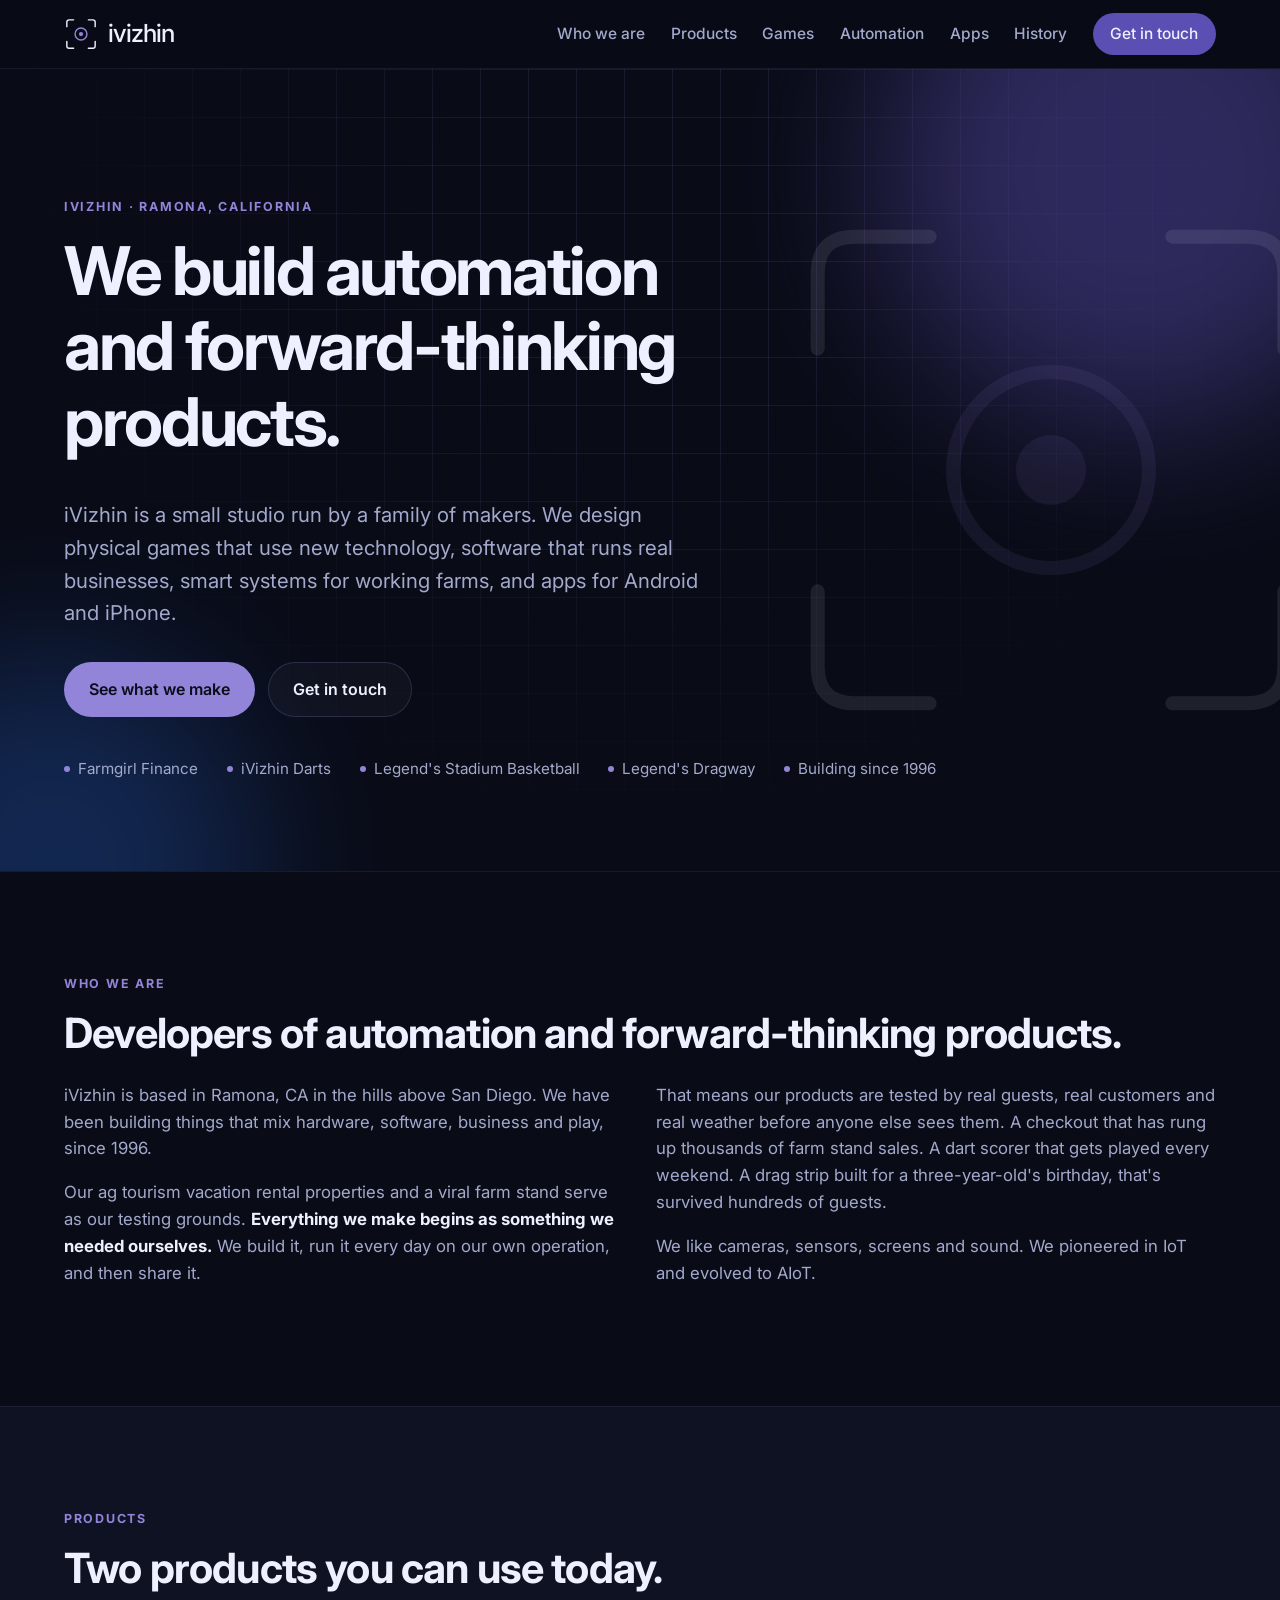
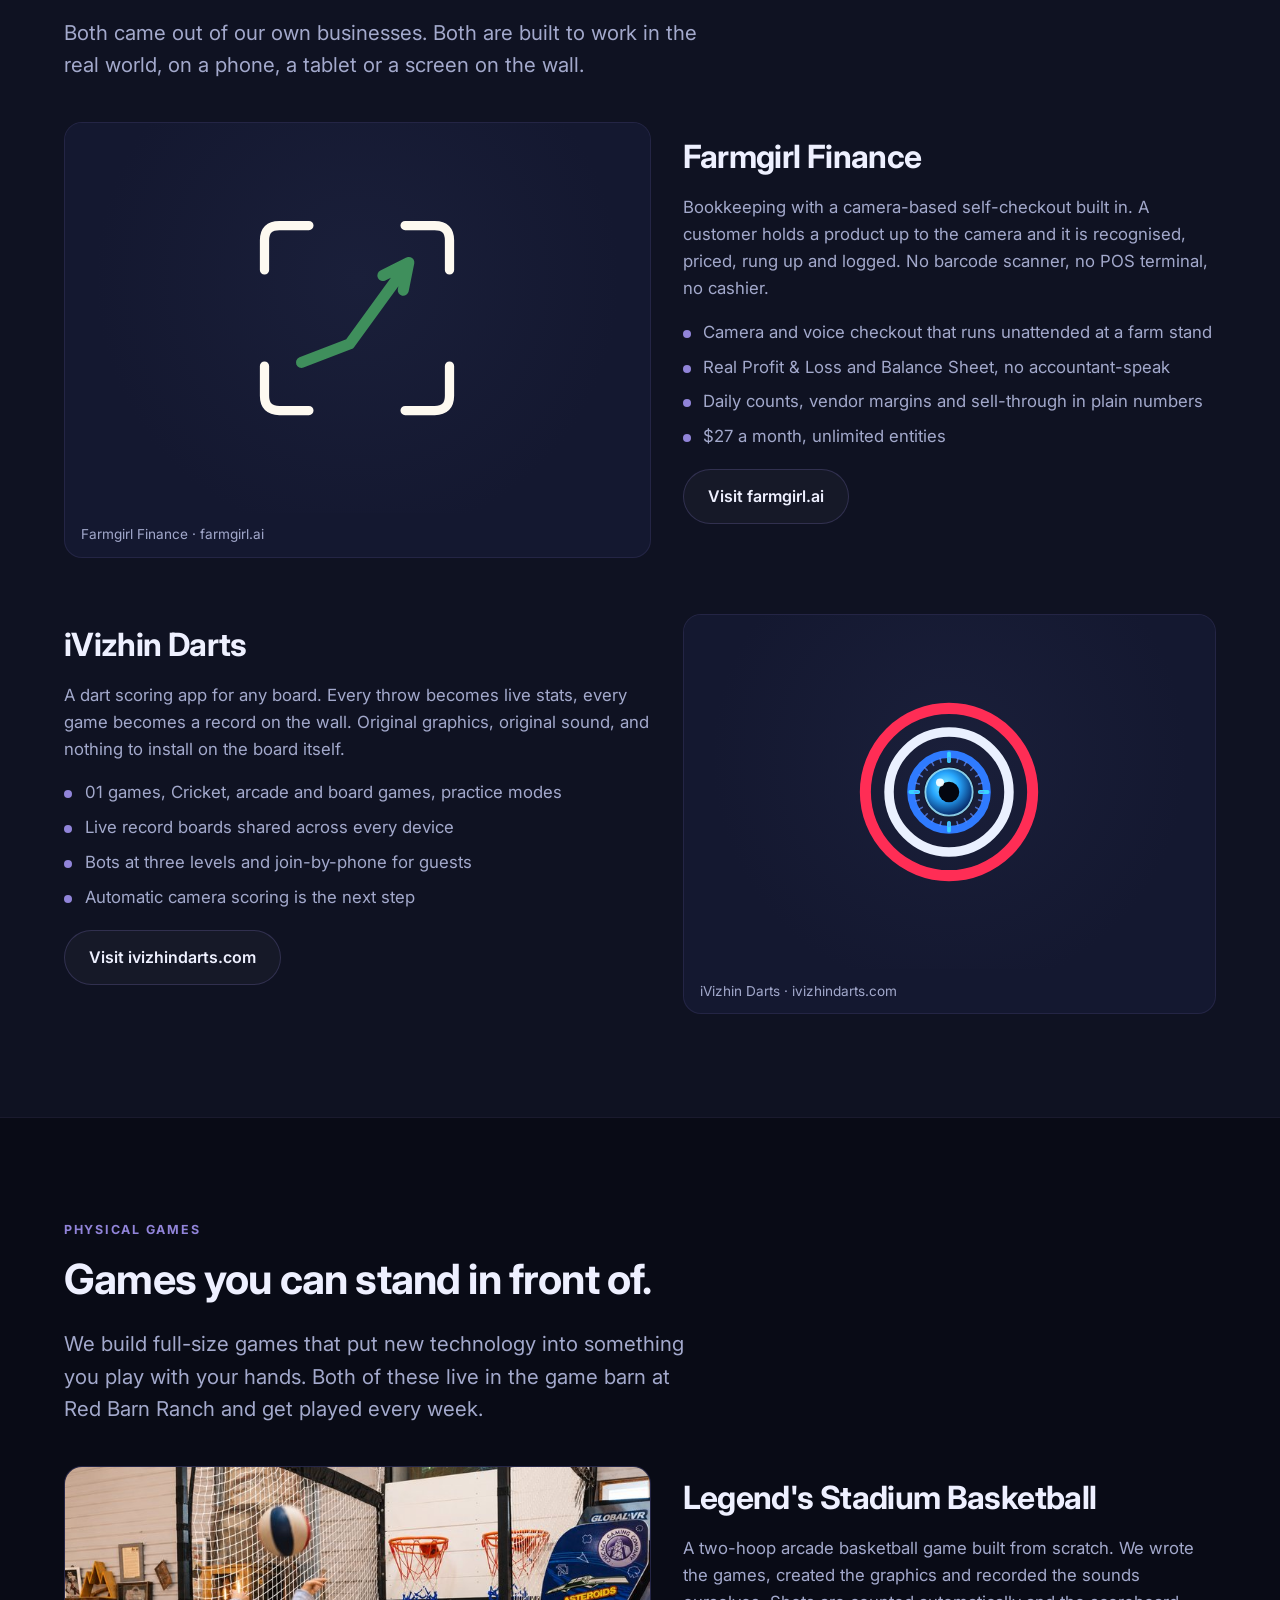
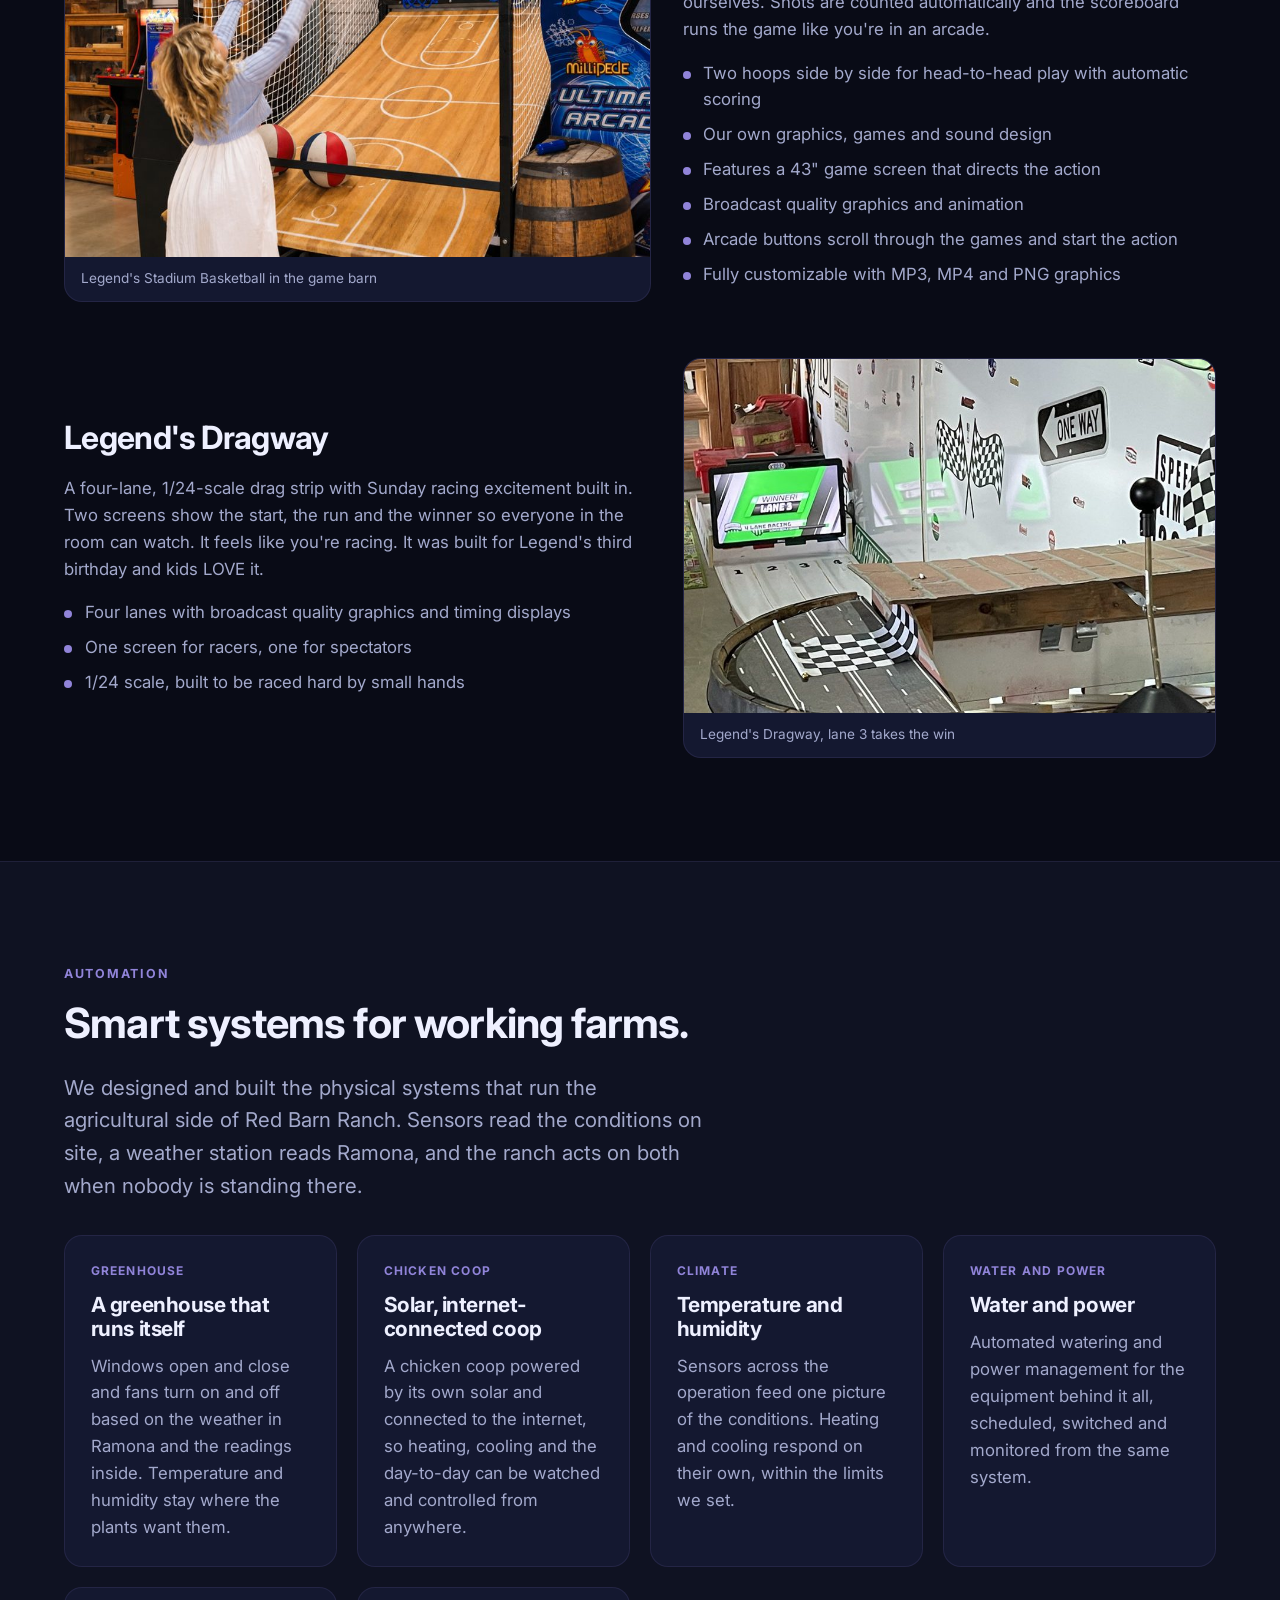
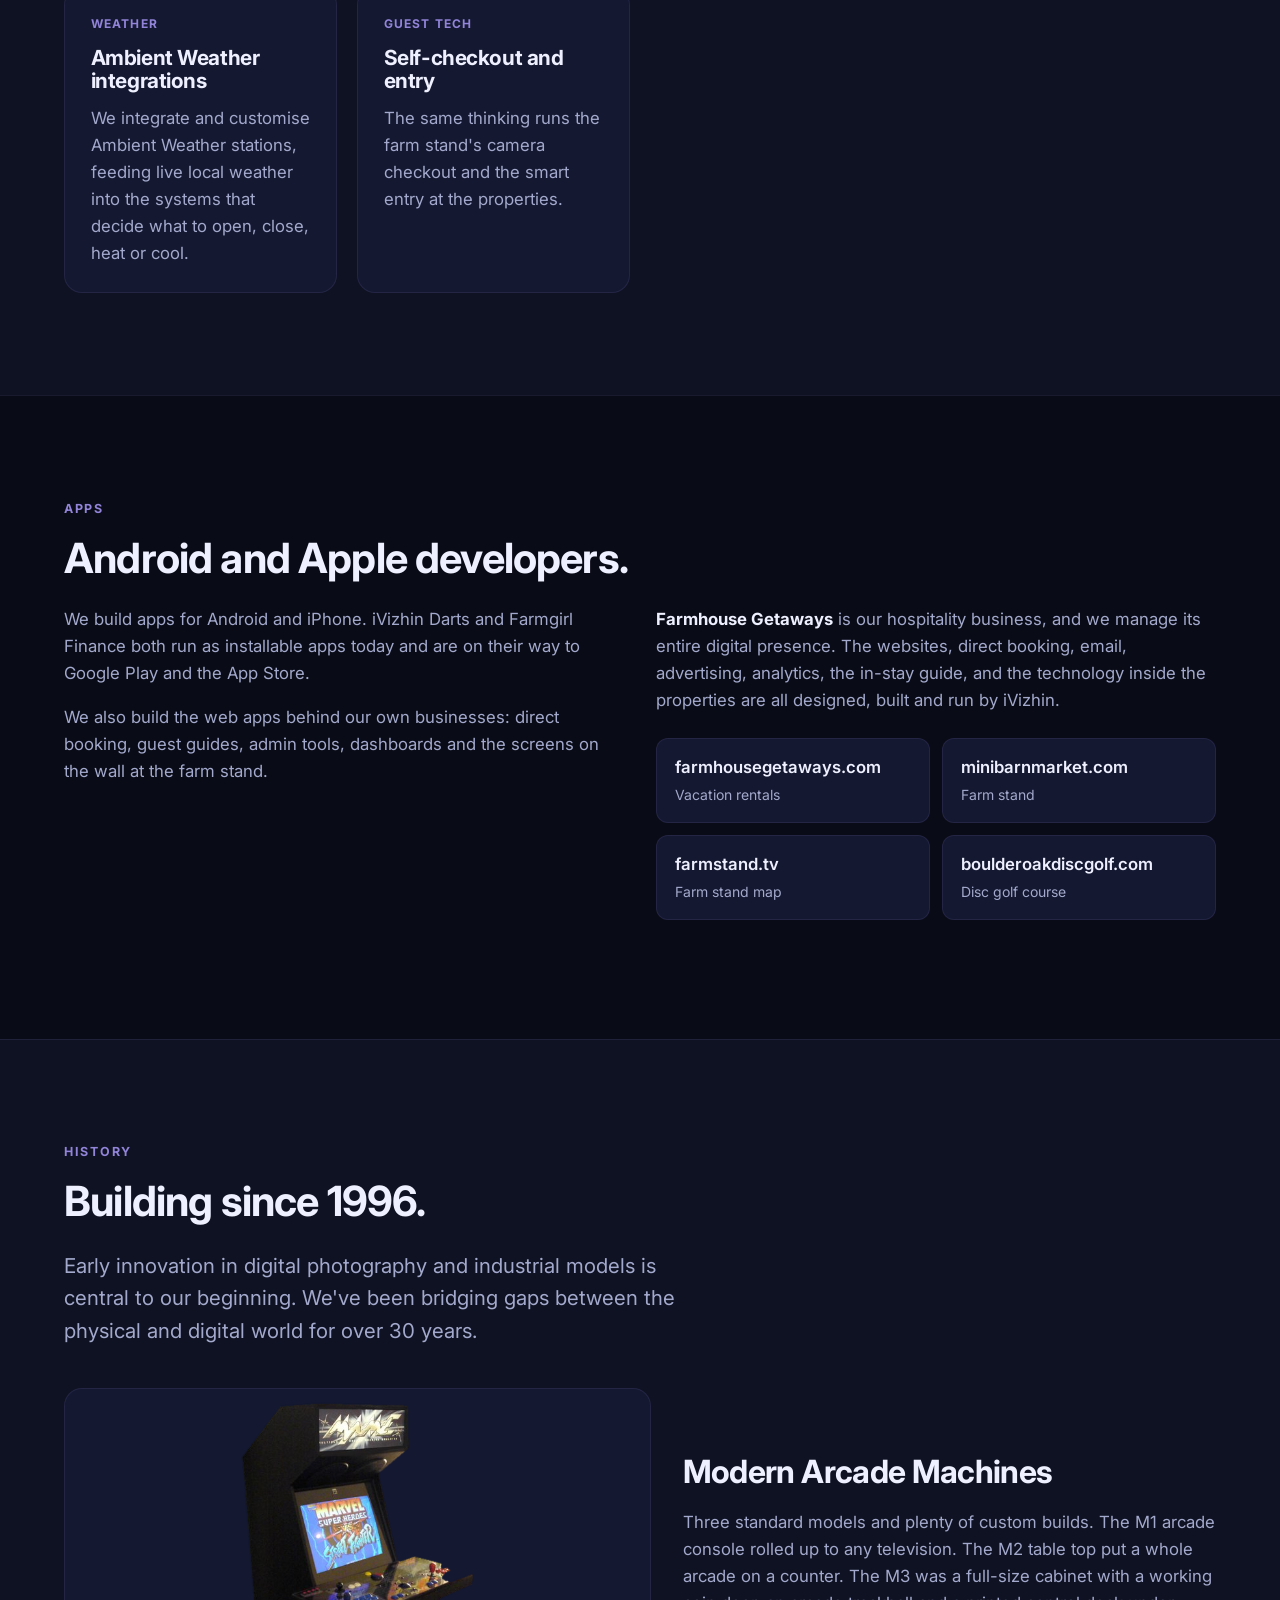
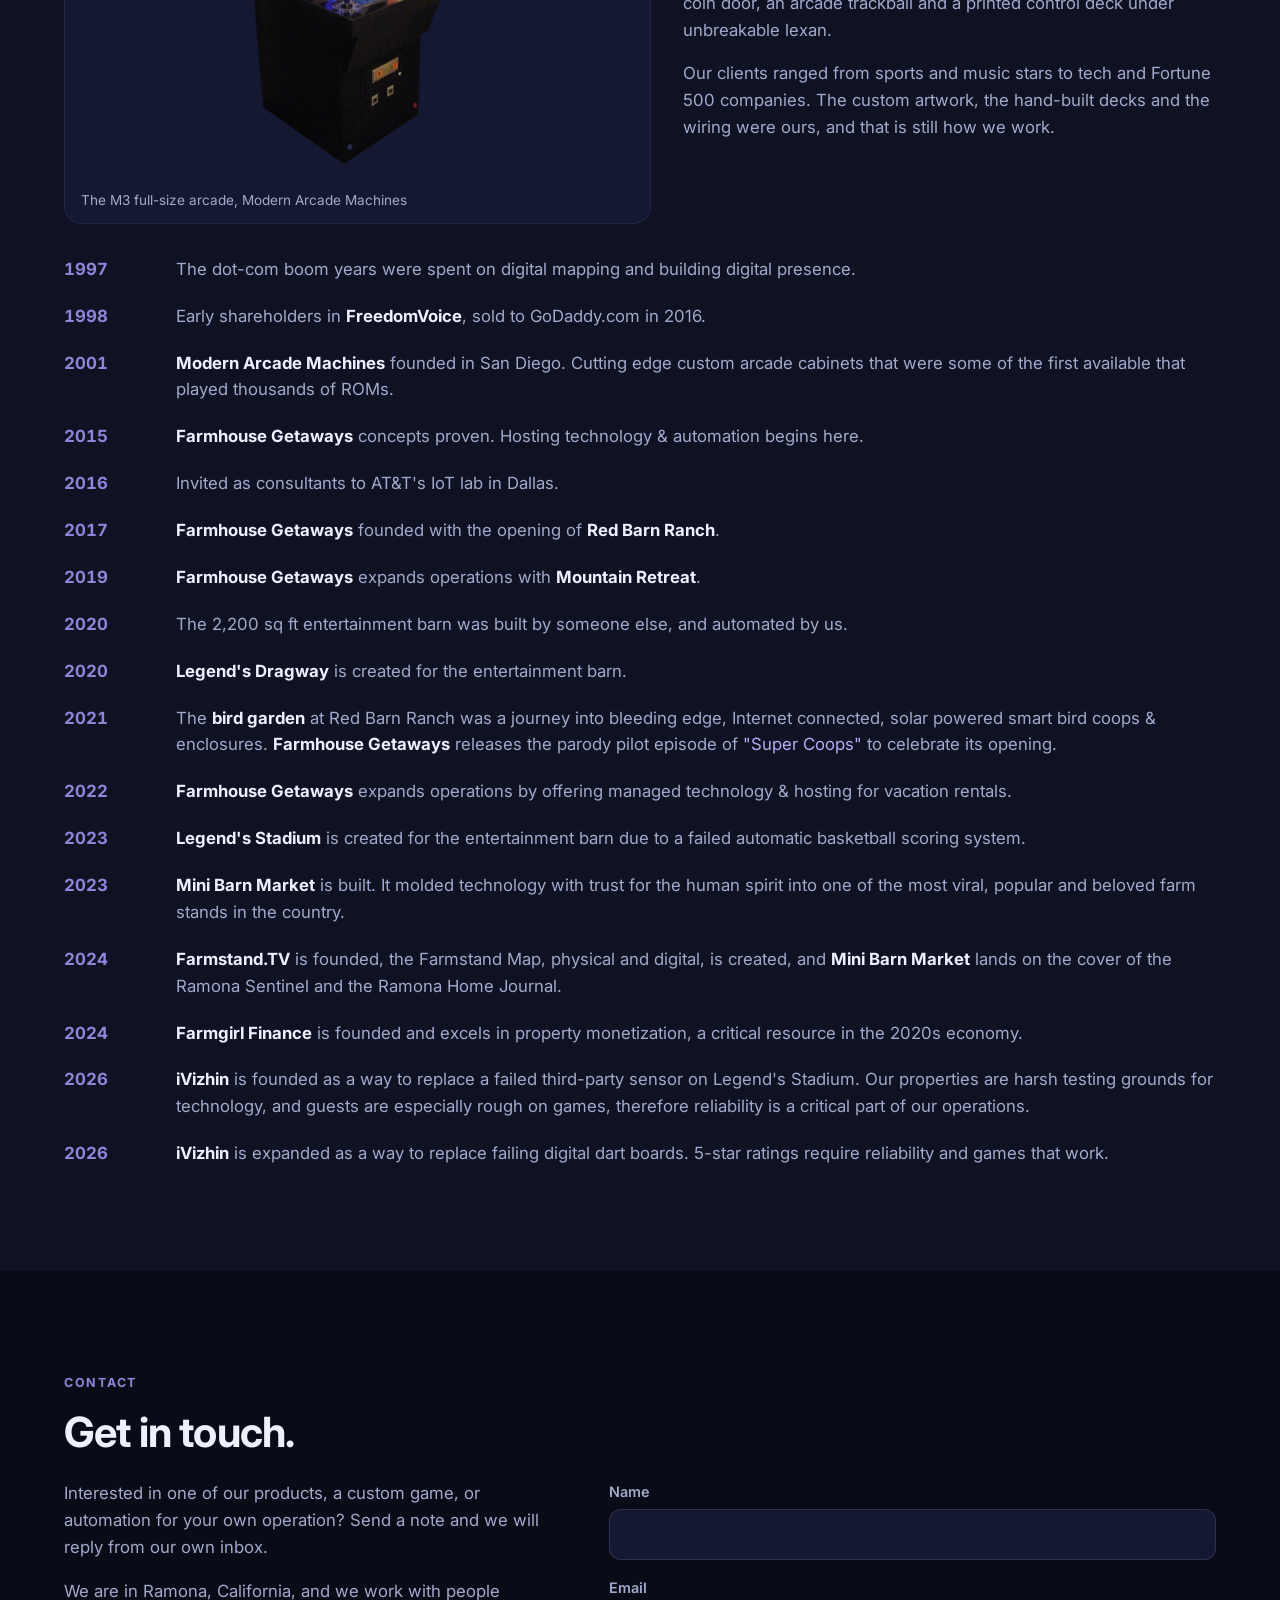
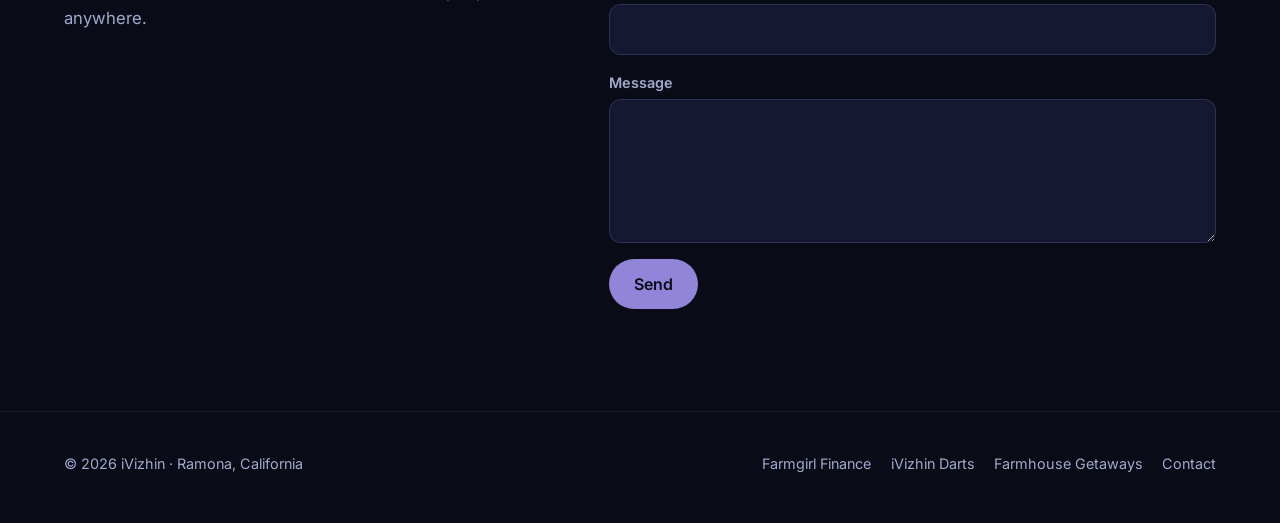
<file: index.html>
<!DOCTYPE html>
<html lang="en">
<head>
<meta charset="utf-8">
<meta name="viewport" content="width=device-width, initial-scale=1">
<title>iVizhin — Automation and forward-thinking products</title>
<meta name="description" content="iVizhin is a small studio in Ramona, California. We build automation, physical games that use new technology, software that runs real businesses, and apps for Android and iPhone. Makers of Farmgirl Finance and iVizhin Darts.">
<link rel="canonical" href="https://ivizhin.ai/">
<meta property="og:type" content="website">
<meta property="og:title" content="iVizhin — Automation and forward-thinking products">
<meta property="og:description" content="Physical games that use new technology, software that runs real businesses, and apps for Android and iPhone. Makers of Farmgirl Finance and iVizhin Darts.">
<meta property="og:url" content="https://ivizhin.ai/">
<meta property="og:image" content="https://ivizhin.ai/images/og-ivizhin-v4.jpg">
<meta name="twitter:card" content="summary_large_image">
<meta name="theme-color" content="#090b16">
<link rel="icon" href="/favicon.svg" type="image/svg+xml">
<link rel="preconnect" href="https://fonts.googleapis.com">
<link rel="preconnect" href="https://fonts.gstatic.com" crossorigin>
<link href="https://fonts.googleapis.com/css2?family=Inter:wght@400;500;600;700&display=swap" rel="stylesheet">
<link rel="stylesheet" href="/css/site.css?v=3">
<script type="application/ld+json">
{
  "@context": "https://schema.org",
  "@type": "Organization",
  "name": "iVizhin",
  "url": "https://ivizhin.ai/",
  "logo": "https://ivizhin.ai/images/apple-touch-icon-v1.png",
  "image": "https://ivizhin.ai/images/og-ivizhin-v4.jpg",
  "description": "Automation and forward-thinking products. Physical games that use new technology, business software, and apps for Android and iPhone.",
  "foundingDate": "2026",
  "address": { "@type": "PostalAddress", "addressLocality": "Ramona", "addressRegion": "CA", "addressCountry": "US" },
  "sameAs": ["https://ivizhin.com/", "https://farmgirl.ai/", "https://ivizhindarts.com/"]
}
</script>
<script src="/js/scroll-progress.js" defer></script>
</head>
<body>

<header class="site-head">
  <div class="wrap head-wrap">
    <a class="brand" href="#top" aria-label="iVizhin home">
      <svg viewBox="0 0 120 120" aria-hidden="true"><g fill="none" stroke="currentColor" stroke-width="5" stroke-linecap="round" stroke-linejoin="round"><path d="M10 34 L10 18 Q10 10 18 10 L34 10"/><path d="M86 10 L102 10 Q110 10 110 18 L110 34"/><path d="M110 86 L110 102 Q110 110 102 110 L86 110"/><path d="M34 110 L18 110 Q10 110 10 102 L10 86"/></g><circle cx="60" cy="60" r="21" fill="none" stroke="#9184d9" stroke-width="5"/><circle cx="60" cy="60" r="7.5" fill="#9184d9"/></svg>
      <span class="brand-word">ivizhin</span>
    </a>
    <nav class="site-nav" id="siteNav">
      <a href="#who">Who we are</a>
      <a href="#products">Products</a>
      <a href="#games">Games</a>
      <a href="#automation">Automation</a>
      <a href="#apps">Apps</a>
      <a href="#history">History</a>
      <a class="nav-cta" href="#contact">Get in touch</a>
    </nav>
    <button class="nav-toggle" id="navToggle" aria-label="Menu" aria-expanded="false" aria-controls="siteNav">
      <span></span><span></span><span></span>
    </button>
  </div>
</header>

<main id="top">

  <section class="hero">
    <div class="hero-bg" aria-hidden="true">
      <div class="hero-grid"></div>
      <div class="glow glow-a"></div>
      <div class="glow glow-b"></div>
      <svg class="hero-mark" viewBox="0 0 120 120" aria-hidden="true"><g fill="none" stroke="#eef0ff" stroke-width="3" stroke-linecap="round" stroke-linejoin="round"><path d="M10 34 L10 18 Q10 10 18 10 L34 10"/><path d="M86 10 L102 10 Q110 10 110 18 L110 34"/><path d="M110 86 L110 102 Q110 110 102 110 L86 110"/><path d="M34 110 L18 110 Q10 110 10 102 L10 86"/></g><circle cx="60" cy="60" r="21" fill="none" stroke="#9184d9" stroke-width="3"/><circle cx="60" cy="60" r="7.5" fill="#9184d9"/></svg>
    </div>
    <div class="wrap hero-wrap">
      <p class="kicker">iVizhin · Ramona, California</p>
      <h1>We build automation and forward-thinking products.</h1>
      <p class="lead">iVizhin is a small studio run by a family of makers. We design physical games that use new technology, software that runs real businesses, smart systems for working farms, and apps for Android and iPhone.</p>
      <div class="hero-ctas">
        <a class="cta cta-primary" href="#products">See what we make</a>
        <a class="cta cta-ghost" href="#contact">Get in touch</a>
      </div>
      <ul class="hero-strip">
        <li>Farmgirl Finance</li>
        <li>iVizhin Darts</li>
        <li>Legend's Stadium Basketball</li>
        <li>Legend's Dragway</li>
        <li>Building since 1996</li>
      </ul>
    </div>
  </section>

  <section id="who">
    <div class="wrap">
      <p class="kicker">Who we are</p>
      <h2>Developers of automation and forward-thinking products.</h2>
      <div class="cols prose">
        <div>
          <p>iVizhin is based in Ramona, CA in the hills above San Diego. We have been building things that mix hardware, software, business and play, since 1996.</p>
          <p>Our ag tourism vacation rental properties and a viral farm stand serve as our testing grounds. <strong>Everything we make begins as something we needed ourselves.</strong> We build it, run it every day on our own operation, and then share it.</p>
        </div>
        <div>
          <p>That means our products are tested by real guests, real customers and real weather before anyone else sees them. A checkout that has rung up thousands of farm stand sales. A dart scorer that gets played every weekend. A drag strip built for a three-year-old's birthday, that's survived hundreds of guests.</p>
          <p>We like cameras, sensors, screens and sound. We pioneered in IoT and evolved to AIoT.</p>
        </div>
      </div>
    </div>
  </section>

  <section id="products" class="alt">
    <div class="wrap">
      <p class="kicker">Products</p>
      <h2>Two products you can use today.</h2>
      <p class="lead measure">Both came out of our own businesses. Both are built to work in the real world, on a phone, a tablet or a screen on the wall.</p>

      <div class="spot">
        <figure>
          <div class="spot-mark"><img src="/images/farmgirl-finance-mark.svg" alt="Farmgirl Finance mark" width="120" height="120"></div>
          <figcaption>Farmgirl Finance · farmgirl.ai</figcaption>
        </figure>
        <div class="prose">
          <h3>Farmgirl Finance</h3>
          <p>Bookkeeping with a camera-based self-checkout built in. A customer holds a product up to the camera and it is recognised, priced, rung up and logged. No barcode scanner, no POS terminal, no cashier.</p>
          <ul class="facts">
            <li>Camera and voice checkout that runs unattended at a farm stand</li>
            <li>Real Profit &amp; Loss and Balance Sheet, no accountant-speak</li>
            <li>Daily counts, vendor margins and sell-through in plain numbers</li>
            <li>$27 a month, unlimited entities</li>
          </ul>
          <p style="margin-top:1.2rem"><a class="cta cta-ghost" href="https://farmgirl.ai">Visit farmgirl.ai</a></p>
        </div>
      </div>

      <div class="spot flip">
        <figure>
          <div class="spot-mark"><img src="/images/ivizhin-darts-mark.svg" alt="iVizhin Darts mark" width="128" height="128"></div>
          <figcaption>iVizhin Darts · ivizhindarts.com</figcaption>
        </figure>
        <div class="prose">
          <h3>iVizhin Darts</h3>
          <p>A dart scoring app for any board. Every throw becomes live stats, every game becomes a record on the wall. Original graphics, original sound, and nothing to install on the board itself.</p>
          <ul class="facts">
            <li>01 games, Cricket, arcade and board games, practice modes</li>
            <li>Live record boards shared across every device</li>
            <li>Bots at three levels and join-by-phone for guests</li>
            <li>Automatic camera scoring is the next step</li>
          </ul>
          <p style="margin-top:1.2rem"><a class="cta cta-ghost" href="https://ivizhindarts.com">Visit ivizhindarts.com</a></p>
        </div>
      </div>
    </div>
  </section>

  <section id="games">
    <div class="wrap">
      <p class="kicker">Physical games</p>
      <h2>Games you can stand in front of.</h2>
      <p class="lead measure">We build full-size games that put new technology into something you play with your hands. Both of these live in the game barn at Red Barn Ranch and get played every week.</p>

      <div class="spot">
        <figure>
          <img src="/images/legends-stadium-basketball-800.jpg" srcset="/images/legends-stadium-basketball-800.jpg 800w, /images/legends-stadium-basketball-1536.jpg 1536w" sizes="(min-width: 52rem) 48vw, 92vw" width="800" height="533" loading="lazy" decoding="async" alt="A girl shooting at the two hoops of Legend's Stadium Basketball.">
          <figcaption>Legend's Stadium Basketball in the game barn</figcaption>
        </figure>
        <div class="prose">
          <h3>Legend's Stadium Basketball</h3>
          <p>A two-hoop arcade basketball game built from scratch. We wrote the games, created the graphics and recorded the sounds ourselves. Shots are counted automatically and the scoreboard runs the game like you're in an arcade.</p>
          <ul class="facts">
            <li>Two hoops side by side for head-to-head play with automatic scoring</li>
            <li>Our own graphics, games and sound design</li>
            <li>Features a 43" game screen that directs the action</li>
            <li>Broadcast quality graphics and animation</li>
            <li>Arcade buttons scroll through the games and start the action</li>
            <li>Fully customizable with MP3, MP4 and PNG graphics</li>
          </ul>
        </div>
      </div>

      <div class="spot flip">
        <figure>
          <img src="/images/legends-dragway-900.jpg" srcset="/images/legends-dragway-450.jpg 450w, /images/legends-dragway-900.jpg 900w" sizes="(min-width: 52rem) 48vw, 92vw" width="900" height="600" loading="lazy" decoding="async" alt="The four lanes of Legend's Dragway with the winner screen lit and a checkered flag on the barrel.">
          <figcaption>Legend's Dragway, lane 3 takes the win</figcaption>
        </figure>
        <div class="prose">
          <h3>Legend's Dragway</h3>
          <p>A four-lane, 1/24-scale drag strip with Sunday racing excitement built in. Two screens show the start, the run and the winner so everyone in the room can watch. It feels like you're racing. It was built for Legend's third birthday and kids LOVE it.</p>
          <ul class="facts">
            <li>Four lanes with broadcast quality graphics and timing displays</li>
            <li>One screen for racers, one for spectators</li>
            <li>1/24 scale, built to be raced hard by small hands</li>
          </ul>
        </div>
      </div>
    </div>
  </section>

  <section id="automation" class="alt">
    <div class="wrap">
      <p class="kicker">Automation</p>
      <h2>Smart systems for working farms.</h2>
      <p class="lead measure">We designed and built the physical systems that run the agricultural side of Red Barn Ranch. Sensors read the conditions on site, a weather station reads Ramona, and the ranch acts on both when nobody is standing there.</p>
      <div class="cards">
        <div class="card">
          <span class="tag">Greenhouse</span>
          <h3>A greenhouse that runs itself</h3>
          <p>Windows open and close and fans turn on and off based on the weather in Ramona and the readings inside. Temperature and humidity stay where the plants want them.</p>
        </div>
        <div class="card">
          <span class="tag">Chicken coop</span>
          <h3>Solar, internet-connected coop</h3>
          <p>A chicken coop powered by its own solar and connected to the internet, so heating, cooling and the day-to-day can be watched and controlled from anywhere.</p>
        </div>
        <div class="card">
          <span class="tag">Climate</span>
          <h3>Temperature and humidity</h3>
          <p>Sensors across the operation feed one picture of the conditions. Heating and cooling respond on their own, within the limits we set.</p>
        </div>
        <div class="card">
          <span class="tag">Water and power</span>
          <h3>Water and power</h3>
          <p>Automated watering and power management for the equipment behind it all, scheduled, switched and monitored from the same system.</p>
        </div>
        <div class="card">
          <span class="tag">Weather</span>
          <h3>Ambient Weather integrations</h3>
          <p>We integrate and customise Ambient Weather stations, feeding live local weather into the systems that decide what to open, close, heat or cool.</p>
        </div>
        <div class="card">
          <span class="tag">Guest tech</span>
          <h3>Self-checkout and entry</h3>
          <p>The same thinking runs the farm stand's camera checkout and the smart entry at the properties.</p>
        </div>
      </div>
    </div>
  </section>

  <section id="apps">
    <div class="wrap">
      <p class="kicker">Apps</p>
      <h2>Android and Apple developers.</h2>
      <div class="cols prose">
        <div>
          <p>We build apps for Android and iPhone. iVizhin Darts and Farmgirl Finance both run as installable apps today and are on their way to Google Play and the App Store.</p>
          <p>We also build the web apps behind our own businesses: direct booking, guest guides, admin tools, dashboards and the screens on the wall at the farm stand.</p>
        </div>
        <div>
          <p><strong>Farmhouse Getaways</strong> is our hospitality business, and we manage its entire digital presence. The websites, direct booking, email, advertising, analytics, the in-stay guide, and the technology inside the properties are all designed, built and run by iVizhin.</p>
          <ul class="sites">
            <li><a href="https://farmhousegetaways.com">farmhousegetaways.com <small>Vacation rentals</small></a></li>
            <li><a href="https://minibarnmarket.com">minibarnmarket.com <small>Farm stand</small></a></li>
            <li><a href="https://farmstand.tv">farmstand.tv <small>Farm stand map</small></a></li>
            <li><a href="https://boulderoakdiscgolf.com">boulderoakdiscgolf.com <small>Disc golf course</small></a></li>
          </ul>
        </div>
      </div>
    </div>
  </section>

  <section id="history" class="alt">
    <div class="wrap">
      <p class="kicker">History</p>
      <h2>Building since 1996.</h2>
      <p class="lead measure">Early innovation in digital photography and industrial models is central to our beginning. We've been bridging gaps between the physical and digital world for over 30 years.</p>

      <div class="spot">
        <figure>
          <img src="/images/modern-arcades-m3-900-v2.png" width="900" height="600" loading="lazy" decoding="async" alt="The Modern Arcades M3, a full-size black arcade cabinet with a lit marquee and two-player control deck.">
          <figcaption>The M3 full-size arcade, Modern Arcade Machines</figcaption>
        </figure>
        <div class="prose">
          <h3>Modern Arcade Machines</h3>
          <p>Three standard models and plenty of custom builds. The M1 arcade console rolled up to any television. The M2 table top put a whole arcade on a counter. The M3 was a full-size cabinet with a working coin door, an arcade trackball and a printed control deck under unbreakable lexan.</p>
          <p>Our clients ranged from sports and music stars to tech and Fortune 500 companies. The custom artwork, the hand-built decks and the wiring were ours, and that is still how we work.</p>
        </div>
      </div>

      <ul class="timeline">
        <li><span class="when">1997</span><p>The dot-com boom years were spent on digital mapping and building digital presence.</p></li>
        <li><span class="when">1998</span><p>Early shareholders in <strong>FreedomVoice</strong>, sold to GoDaddy.com in 2016.</p></li>
        <li><span class="when">2001</span><p><strong>Modern Arcade Machines</strong> founded in San Diego. Cutting edge custom arcade cabinets that were some of the first available that played thousands of ROMs.</p></li>
        <li><span class="when">2015</span><p><strong>Farmhouse Getaways</strong> concepts proven. Hosting technology &amp; automation begins here.</p></li>
        <li><span class="when">2016</span><p>Invited as consultants to AT&amp;T's IoT lab in Dallas.</p></li>
        <li><span class="when">2017</span><p><strong>Farmhouse Getaways</strong> founded with the opening of <strong>Red Barn Ranch</strong>.</p></li>
        <li><span class="when">2019</span><p><strong>Farmhouse Getaways</strong> expands operations with <strong>Mountain Retreat</strong>.</p></li>
        <li><span class="when">2020</span><p>The 2,200 sq ft entertainment barn was built by someone else, and automated by us.</p></li>
        <li><span class="when">2020</span><p><strong>Legend's Dragway</strong> is created for the entertainment barn.</p></li>
        <li><span class="when">2021</span><p>The <strong>bird garden</strong> at Red Barn Ranch was a journey into bleeding edge, Internet connected, solar powered smart bird coops &amp; enclosures. <strong>Farmhouse Getaways</strong> releases the parody pilot episode of <a href="https://youtu.be/5Wwb9aPBFsc">"Super Coops"</a> to celebrate its opening.</p></li>
        <li><span class="when">2022</span><p><strong>Farmhouse Getaways</strong> expands operations by offering managed technology &amp; hosting for vacation rentals.</p></li>
        <li><span class="when">2023</span><p><strong>Legend's Stadium</strong> is created for the entertainment barn due to a failed automatic basketball scoring system.</p></li>
        <li><span class="when">2023</span><p><strong>Mini Barn Market</strong> is built. It molded technology with trust for the human spirit into one of the most viral, popular and beloved farm stands in the country.</p></li>
        <li><span class="when">2024</span><p><strong>Farmstand.TV</strong> is founded, the Farmstand Map, physical and digital, is created, and <strong>Mini Barn Market</strong> lands on the cover of the Ramona Sentinel and the Ramona Home Journal.</p></li>
        <li><span class="when">2024</span><p><strong>Farmgirl Finance</strong> is founded and excels in property monetization, a critical resource in the 2020s economy.</p></li>
        <li><span class="when">2026</span><p><strong>iVizhin</strong> is founded as a way to replace a failed third-party sensor on Legend's Stadium. Our properties are harsh testing grounds for technology, and guests are especially rough on games, therefore reliability is a critical part of our operations.</p></li>
        <li><span class="when">2026</span><p><strong>iVizhin</strong> is expanded as a way to replace failing digital dart boards. 5-star ratings require reliability and games that work.</p></li>
      </ul>
    </div>
  </section>

  <section id="contact">
    <div class="wrap">
      <p class="kicker">Contact</p>
      <h2>Get in touch.</h2>
      <div class="contact-grid">
        <div class="prose">
          <p>Interested in one of our products, a custom game, or automation for your own operation? Send a note and we will reply from our own inbox.</p>
          <p>We are in Ramona, California, and we work with people anywhere.</p>
        </div>
        <form name="contact" method="POST" action="/thanks.html" data-netlify="true" netlify-honeypot="bot-field">
          <input type="hidden" name="form-name" value="contact">
          <p class="hp" aria-hidden="true"><label>Leave this empty <input name="bot-field" tabindex="-1" autocomplete="off"></label></p>
          <label>Name <input type="text" name="name" autocomplete="name" required></label>
          <label>Email <input type="email" name="email" autocomplete="email" required></label>
          <label>Message <textarea name="message" required></textarea></label>
          <button class="cta cta-primary" type="submit">Send</button>
        </form>
      </div>
    </div>
  </section>

</main>

<footer class="site-foot">
  <div class="wrap foot-wrap">
    <div>© <span id="year">2026</span> iVizhin · Ramona, California</div>
    <div class="foot-links">
      <a href="https://farmgirl.ai">Farmgirl Finance</a>
      <a href="https://ivizhindarts.com">iVizhin Darts</a>
      <a href="https://farmhousegetaways.com">Farmhouse Getaways</a>
      <a href="#contact">Contact</a>
    </div>
  </div>
</footer>

<script>
  (function () {
    var t = document.getElementById('navToggle'), n = document.getElementById('siteNav');
    t.addEventListener('click', function () {
      var open = n.classList.toggle('open');
      t.setAttribute('aria-expanded', open ? 'true' : 'false');
    });
    n.addEventListener('click', function (e) { if (e.target.tagName === 'A') { n.classList.remove('open'); t.setAttribute('aria-expanded', 'false'); } });
    document.getElementById('year').textContent = new Date().getFullYear();
  })();
</script>
</body>
</html>
</file>
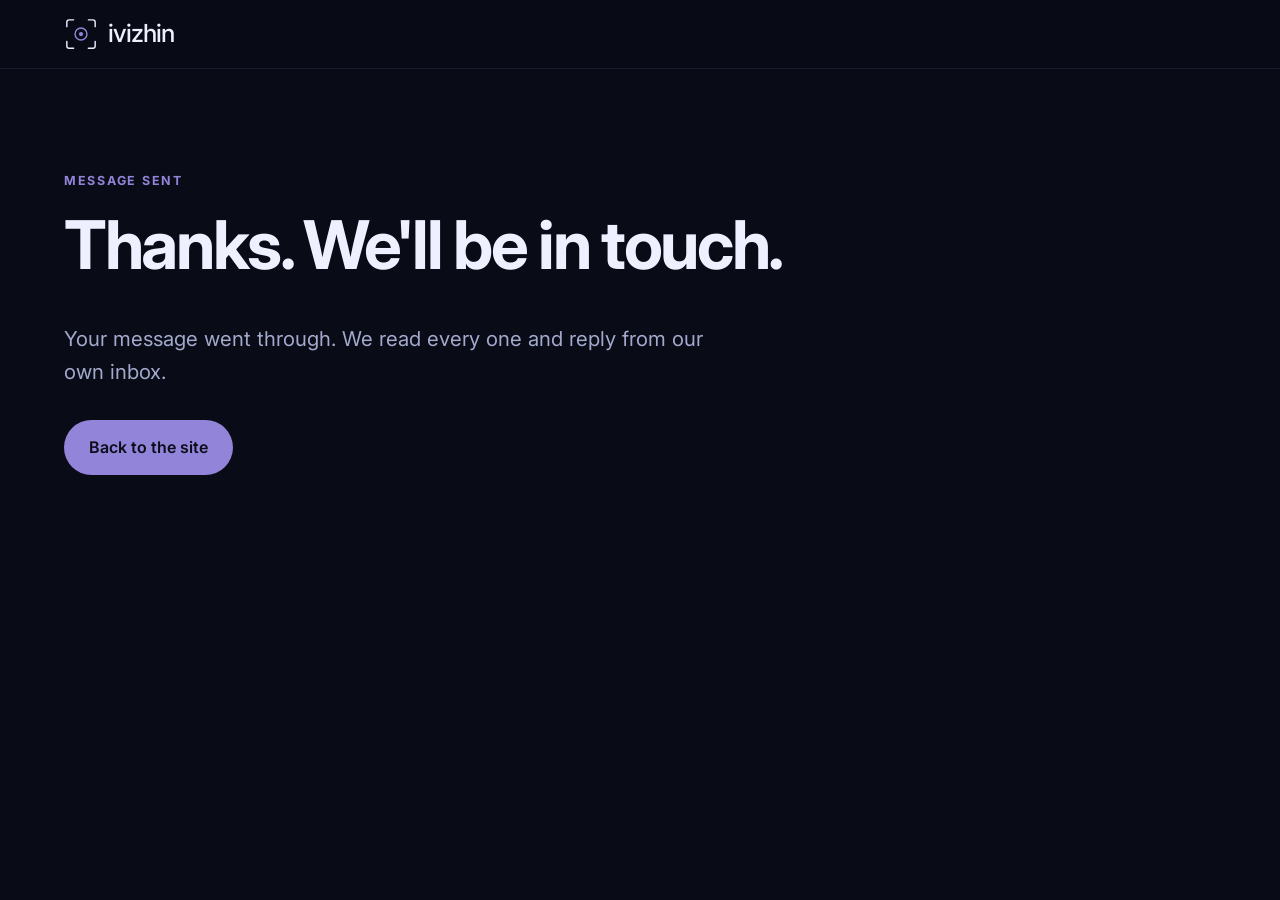
<file: thanks.html>
<!DOCTYPE html>
<html lang="en">
<head>
<meta charset="utf-8">
<meta name="viewport" content="width=device-width, initial-scale=1">
<title>Thanks — iVizhin</title>
<meta name="robots" content="noindex">
<link rel="icon" href="/favicon.svg" type="image/svg+xml">
<link rel="preconnect" href="https://fonts.googleapis.com">
<link rel="preconnect" href="https://fonts.gstatic.com" crossorigin>
<link href="https://fonts.googleapis.com/css2?family=Inter:wght@400;500;600;700&display=swap" rel="stylesheet">
<link rel="stylesheet" href="/css/site.css">
<script src="/js/scroll-progress.js" defer></script>
</head>
<body>
<header class="site-head">
  <div class="wrap head-wrap">
    <a class="brand" href="/">
      <svg viewBox="0 0 120 120" aria-hidden="true"><g fill="none" stroke="currentColor" stroke-width="5" stroke-linecap="round" stroke-linejoin="round"><path d="M10 34 L10 18 Q10 10 18 10 L34 10"/><path d="M86 10 L102 10 Q110 10 110 18 L110 34"/><path d="M110 86 L110 102 Q110 110 102 110 L86 110"/><path d="M34 110 L18 110 Q10 110 10 102 L10 86"/></g><circle cx="60" cy="60" r="21" fill="none" stroke="#9184d9" stroke-width="5"/><circle cx="60" cy="60" r="7.5" fill="#9184d9"/></svg>
      <span class="brand-word">ivizhin</span>
    </a>
  </div>
</header>
<main>
  <section>
    <div class="wrap">
      <p class="kicker">Message sent</p>
      <h1>Thanks. We'll be in touch.</h1>
      <p class="lead measure">Your message went through. We read every one and reply from our own inbox.</p>
      <div class="hero-ctas"><a class="cta cta-primary" href="/">Back to the site</a></div>
    </div>
  </section>
</main>
</body>
</html>
</file>
<file: css/site.css>
/* iVizhin company site. One stylesheet, no build step.
   Dark ground, one accent: the purple of the iVizhin mark. */

:root {
  --bg: #090b16;
  --bg-2: #0f1222;
  --panel: #141830;
  --panel-2: #1a1f3a;
  --edge: rgba(145, 132, 217, 0.22);
  --edge-soft: rgba(145, 132, 217, 0.12);
  --text: #eef0ff;
  --muted: #a3a9cc;
  --accent: #9184d9;
  --accent-2: #b8aef5;
  --accent-deep: #5b4fb3;
  --green: #3f8f5c;
  --radius: 18px;
  --radius-sm: 12px;
  --gutter: clamp(1rem, 5vw, 4rem);
  --measure: 40rem;
  --ui: 'Inter', -apple-system, BlinkMacSystemFont, 'Segoe UI', Roboto, Helvetica, Arial, sans-serif;
}

* { box-sizing: border-box; }
html { scroll-behavior: smooth; scroll-padding-top: 5.5rem; }
body {
  margin: 0;
  background: var(--bg);
  color: var(--text);
  font-family: var(--ui);
  font-size: 1.05rem;
  line-height: 1.6;
  -webkit-font-smoothing: antialiased;
  overflow-x: hidden;
}
img { max-width: 100%; height: auto; display: block; }
a { color: var(--accent-2); text-decoration: none; }
a:hover { text-decoration: underline; }
h1, h2, h3 { line-height: 1.12; letter-spacing: -0.02em; margin: 0 0 0.6em; font-weight: 700; }
h1 { font-size: clamp(2.3rem, 5.5vw, 4.2rem); letter-spacing: -0.035em; }
h2 { font-size: clamp(1.7rem, 3.4vw, 2.6rem); }
h3 { font-size: 1.3rem; }
p { margin: 0 0 1em; }

.wrap { width: min(72rem, 100% - 2 * var(--gutter)); margin-inline: auto; }
.measure { max-width: var(--measure); }
.kicker {
  font-size: 0.78rem;
  font-weight: 700;
  letter-spacing: 0.14em;
  text-transform: uppercase;
  color: var(--accent);
  margin: 0 0 1rem;
}
.lead { font-size: clamp(1.1rem, 1.6vw, 1.3rem); color: var(--muted); }
.muted { color: var(--muted); }

/* Header */
.site-head {
  position: sticky; top: 0; z-index: 20;
  background: rgba(9, 11, 22, 0.82);
  backdrop-filter: blur(14px);
  -webkit-backdrop-filter: blur(14px);
  border-bottom: 1px solid var(--edge-soft);
}
.head-wrap { display: flex; align-items: center; justify-content: space-between; min-height: 4.25rem; gap: 1rem; }
.brand { display: inline-flex; align-items: center; gap: 0.6rem; color: var(--text); }
.brand:hover { text-decoration: none; }
.brand svg { width: 34px; height: 34px; }
.brand-word { font-size: 1.55rem; font-weight: 500; letter-spacing: -0.04em; }
.site-nav { display: flex; gap: 1.6rem; align-items: center; }
.site-nav a { color: var(--muted); font-weight: 500; font-size: 0.97rem; }
.site-nav a:hover { color: var(--text); text-decoration: none; }
.nav-cta {
  color: var(--text) !important;
  background: var(--accent-deep);
  padding: 0.55rem 1.1rem;
  border-radius: 999px;
}
.nav-cta:hover { background: var(--accent); }
.nav-toggle {
  display: none; background: none; border: 1px solid var(--edge); border-radius: 10px;
  width: 44px; height: 44px; cursor: pointer; flex-direction: column; justify-content: center; gap: 5px; align-items: center;
}
.nav-toggle span { display: block; width: 20px; height: 2px; background: var(--text); }

/* Hero */
.hero { position: relative; padding: clamp(4rem, 10vw, 8rem) 0 clamp(3rem, 7vw, 6rem); overflow: hidden; }
.hero-bg { position: absolute; inset: 0; pointer-events: none; }
.hero-grid {
  position: absolute; inset: 0;
  background-image:
    linear-gradient(var(--edge-soft) 1px, transparent 1px),
    linear-gradient(90deg, var(--edge-soft) 1px, transparent 1px);
  background-size: 48px 48px;
  mask-image: radial-gradient(ellipse at 50% 20%, #000 20%, transparent 70%);
  -webkit-mask-image: radial-gradient(ellipse at 50% 20%, #000 20%, transparent 70%);
}
.glow { position: absolute; border-radius: 50%; filter: blur(80px); opacity: 0.45; }
.glow-a { width: 520px; height: 520px; background: var(--accent-deep); top: -160px; right: -120px; }
.glow-b { width: 420px; height: 420px; background: #2f7bff; bottom: -200px; left: -160px; opacity: 0.25; }
.hero-mark { position: absolute; right: -4%; top: 50%; width: min(46vw, 560px); transform: translateY(-50%); opacity: 0.09; }
.hero-wrap { position: relative; }
.hero h1 { max-width: 16ch; }
.hero .lead { max-width: var(--measure); }
.hero-ctas { display: flex; flex-wrap: wrap; gap: 0.8rem; margin: 2rem 0 0; }
.cta {
  display: inline-flex; align-items: center; gap: 0.5rem;
  padding: 0.85rem 1.5rem; border-radius: 999px; font-weight: 600; font-size: 1rem;
  border: 1px solid transparent; transition: transform 0.15s ease, background 0.15s ease;
}
.cta:hover { text-decoration: none; transform: translateY(-1px); }
.cta-primary { background: var(--accent); color: #0b0d1a; }
.cta-primary:hover { background: var(--accent-2); }
.cta-ghost { border-color: var(--edge); color: var(--text); background: rgba(255,255,255,0.03); }
.cta-ghost:hover { background: rgba(255,255,255,0.07); }

.hero-strip {
  display: flex; flex-wrap: wrap; gap: 0.6rem 1.8rem;
  margin: 2.5rem 0 0; padding: 0; list-style: none;
  color: var(--muted); font-size: 0.95rem;
}
.hero-strip li { display: inline-flex; align-items: center; gap: 0.5rem; }
.hero-strip li::before { content: ''; width: 6px; height: 6px; border-radius: 50%; background: var(--accent); }

/* Sections */
section { padding: clamp(3.5rem, 8vw, 6.5rem) 0; }
section + section { border-top: 1px solid var(--edge-soft); }
.alt { background: var(--bg-2); }

.cols { display: grid; gap: 2rem; grid-template-columns: repeat(auto-fit, minmax(16rem, 1fr)); }
.prose p { color: var(--muted); }
.prose strong { color: var(--text); }

/* Cards */
.cards { display: grid; gap: 1.25rem; grid-template-columns: repeat(auto-fit, minmax(17rem, 1fr)); margin-top: 2rem; }
.card {
  background: var(--panel);
  border: 1px solid var(--edge-soft);
  border-radius: var(--radius);
  padding: 1.6rem;
  display: flex; flex-direction: column; gap: 0.8rem;
  min-width: 0;
}
.card p { margin: 0; color: var(--muted); }
.card h3 { margin: 0; }
.card-mark { width: 56px; height: 56px; }
.card-link { margin-top: auto; font-weight: 600; }
.card .tag { align-self: flex-start; font-size: 0.75rem; font-weight: 700; letter-spacing: 0.1em; text-transform: uppercase; color: var(--accent); }

/* Product spotlight rows */
.spot { display: grid; gap: 2rem; align-items: center; grid-template-columns: 1fr; margin-top: 2.5rem; }
.spot + .spot { margin-top: 3.5rem; }
.spot figure { margin: 0; border-radius: var(--radius); overflow: hidden; border: 1px solid var(--edge-soft); background: var(--panel); }
.spot figure img { width: 100%; aspect-ratio: 3 / 2; object-fit: cover; }
.spot figcaption { padding: 0.7rem 1rem; font-size: 0.85rem; color: var(--muted); }
.spot-mark {
  aspect-ratio: 3 / 2; display: grid; place-items: center;
  background: radial-gradient(circle at 50% 40%, var(--panel-2), var(--panel) 70%);
}
.spot figure .spot-mark img, .spot-mark svg { width: 38%; height: auto; aspect-ratio: auto; object-fit: contain; }
.spot .prose h3 { font-size: clamp(1.5rem, 2.6vw, 2rem); }
.facts { list-style: none; padding: 0; margin: 1rem 0 0; display: grid; gap: 0.5rem; color: var(--muted); }
.facts li { padding-left: 1.3rem; position: relative; }
.facts li::before { content: ''; position: absolute; left: 0; top: 0.65em; width: 8px; height: 8px; border-radius: 50%; background: var(--accent); }
@media (min-width: 52rem) {
  .spot { grid-template-columns: 1.1fr 1fr; }
  .spot.flip figure { order: 2; }
}

/* Sites list */
/* Domain on top, what it is underneath; every card the same height. (Side by side, the long
   domains squeezed the labels into two- and three-line scraps.) */
.sites { display: grid; gap: 0.75rem; grid-template-columns: repeat(auto-fill, minmax(15rem, 1fr)); margin-top: 1.5rem; padding: 0; list-style: none; }
.sites li { display: flex; }
.sites li a {
  flex: 1; display: flex; flex-direction: column; justify-content: center; gap: 0.2rem;
  background: var(--panel); border: 1px solid var(--edge-soft); border-radius: var(--radius-sm);
  padding: 0.95rem 1.15rem; color: var(--text); font-weight: 600; overflow-wrap: anywhere;
}
.sites li a:hover { border-color: var(--edge); text-decoration: none; }
.sites li a small { color: var(--muted); font-weight: 400; font-size: 0.875rem; }

/* Timeline */
.timeline { list-style: none; padding: 0; margin: 2rem 0 0; display: grid; gap: 1.25rem; }
.timeline li { display: grid; grid-template-columns: 6rem 1fr; gap: 1rem; align-items: baseline; }
.timeline .when { font-weight: 700; color: var(--accent); font-variant-numeric: tabular-nums; }
.timeline p { margin: 0; color: var(--muted); }
.timeline strong { color: var(--text); }
@media (max-width: 40rem) { .timeline li { grid-template-columns: 1fr; gap: 0.2rem; } }

/* Contact */
.contact-grid { display: grid; gap: 2.5rem; grid-template-columns: 1fr; margin-top: 1rem; }
@media (min-width: 52rem) { .contact-grid { grid-template-columns: 1fr 1.2fr; } }
form { display: grid; gap: 1rem; }
label { display: grid; gap: 0.35rem; font-size: 0.9rem; font-weight: 600; color: var(--muted); }
input, textarea {
  font: inherit; color: var(--text); background: var(--panel); border: 1px solid var(--edge);
  border-radius: var(--radius-sm); padding: 0.8rem 0.95rem; width: 100%;
}
input:focus, textarea:focus { outline: 2px solid var(--accent); outline-offset: 1px; border-color: var(--accent); }
textarea { min-height: 9rem; resize: vertical; }
.hp { position: absolute; left: -9999px; }
button.cta { font-family: inherit; cursor: pointer; justify-self: start; }

/* Footer */
.site-foot { border-top: 1px solid var(--edge-soft); padding: 2.5rem 0 3rem; color: var(--muted); font-size: 0.9rem; }
.foot-wrap { display: flex; flex-wrap: wrap; gap: 1rem 2rem; justify-content: space-between; align-items: center; }
.foot-links { display: flex; flex-wrap: wrap; gap: 1.2rem; }
.foot-links a { color: var(--muted); }

/* Small screens */
@media (max-width: 47rem) {
  .nav-toggle { display: flex; }
  .site-nav {
    display: none; position: absolute; left: 0; right: 0; top: 100%;
    flex-direction: column; align-items: stretch; gap: 0;
    background: var(--bg-2); border-bottom: 1px solid var(--edge-soft);
    padding: 0.5rem var(--gutter) 1rem;
  }
  .site-nav.open { display: flex; }
  .site-nav a { padding: 0.8rem 0; border-bottom: 1px solid var(--edge-soft); }
  .site-nav .nav-cta { margin-top: 0.8rem; text-align: center; border-bottom: 0; }
  .hero-mark { display: none; }
}

@media (prefers-reduced-motion: reduce) { html { scroll-behavior: auto; } .cta { transition: none; } }
</file>
